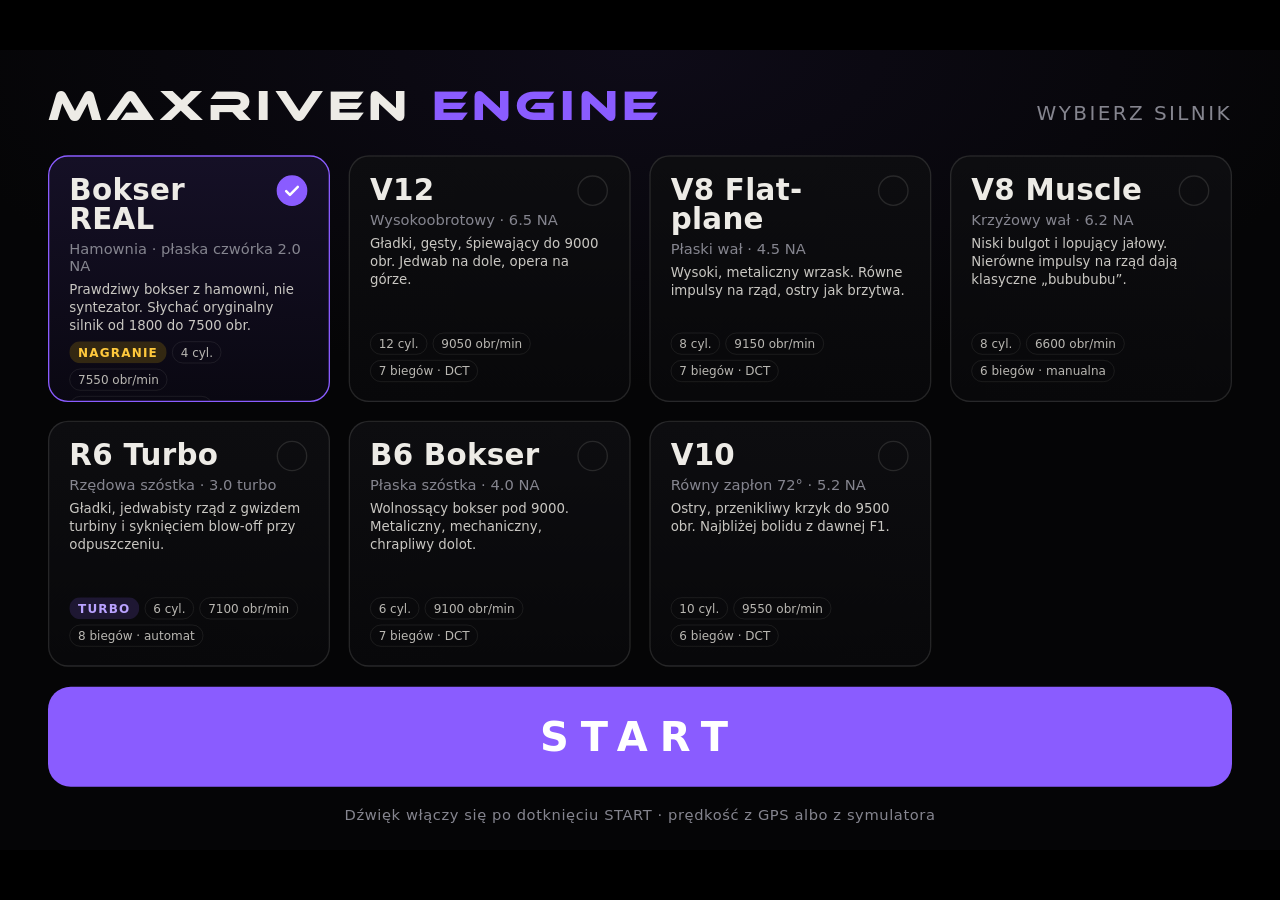
<file: index.html>
<!doctype html>
<html lang="pl">
<head>
  <meta charset="utf-8">
  <meta name="viewport" content="width=device-width, initial-scale=1, maximum-scale=1, user-scalable=no">
  <meta name="theme-color" content="#000000">
  <title>MAXRIVEN Engine</title>
  <link rel="icon" href="data:image/svg+xml,%3Csvg xmlns='http://www.w3.org/2000/svg' viewBox='0 0 64 64'%3E%3Crect width='64' height='64' rx='14' fill='%23050506'/%3E%3Cpath d='M12 46 L22 18 L32 36 L42 18 L52 46' fill='none' stroke='%238a5cff' stroke-width='6' stroke-linejoin='round' stroke-linecap='round'/%3E%3C/svg%3E">
  <link rel="stylesheet" href="css/font.css">
  <link rel="stylesheet" href="css/app.css">
</head>
<body>
  <div id="stage" class="stage">

    <!-- Ekran 1: wybór silnika -->
    <section id="pick" class="screen-pick">
      <header class="p-head">
        <div class="p-logo">MAXRIVEN <span>ENGINE</span></div>
        <div class="p-sub">Wybierz silnik</div>
      </header>
      <div class="p-cards" id="cards"></div>
      <button class="p-start" id="start">START</button>
      <div class="p-hint">Dźwięk włączy się po dotknięciu START · prędkość z GPS albo z symulatora</div>
    </section>

    <!-- Ekran 2: jazda -->
    <section id="drive" class="screen" hidden>
      <div class="scr-top">
        <div class="scr-logo">MAXRIVEN <span>ENGINE</span></div>
        <div class="scr-engine" id="engName"></div>
        <div class="seg"><button data-mode="gps">GPS</button><button data-mode="sim">SYMULATOR</button></div>
        <button class="btn-pill" id="openSound">DŹWIĘK</button>
        <div class="scr-status" id="status"></div>
      </div>
      <div class="scr-main"><svg id="cluster" class="cluster"></svg></div>
      <div class="scr-sim">
        <div class="slider"><label>PRĘDKOŚĆ DOCELOWA <b id="tgtLbl">0 km/h</b></label><input type="range" min="0" max="250" step="1" value="0" id="tgt"></div>
        <div class="slider"><label>GAZ <b id="gasLbl">50%</b></label><input type="range" min="0" max="100" step="1" value="50" id="gas"></div>
        <div class="scns" id="scns"></div>
      </div>
      <div class="scr-bottom">
        <button class="btn-stop" id="stop">STOP</button>
        <button class="btn-rev" id="rev">TRZYMAJ, ABY PRZEGAZOWAĆ</button>
      </div>

      <div class="sheet" id="sheet" hidden>
        <div class="sheet-box">
          <h2>Dźwięk</h2>
          <div class="slider"><label>GŁOŚNOŚĆ <b id="volLbl"></b></label><input type="range" min="0" max="100" step="1" id="vol"></div>
          <div class="slider"><label>BAS <b id="bassLbl"></b></label><input type="range" min="-6" max="9" step="1" id="bass"></div>
          <div class="switch-row"><div>Korekcja pod głośniki kabiny<small>mniej dudnienia, czytelniejszy środek, łagodniejsza góra</small></div><button class="switch" id="cabin" aria-label="Korekcja kabiny"></button></div>
          <button class="sheet-done" id="closeSound">GOTOWE</button>
        </div>
      </div>
    </section>

    <div class="toast" id="toast" hidden></div>
  </div>

  <script src="js/presets.js"></script>
  <script src="js/samples.js"></script>
  <script src="js/drive.js"></script>
  <script src="js/sim.js"></script>
  <script src="js/gps.js"></script>
  <script src="js/worklet.js"></script>
  <script src="js/audio.js"></script>
  <script src="js/controller.js"></script>
  <script src="js/cluster.js"></script>
  <script src="js/app.js"></script>
</body>
</html>
</file>
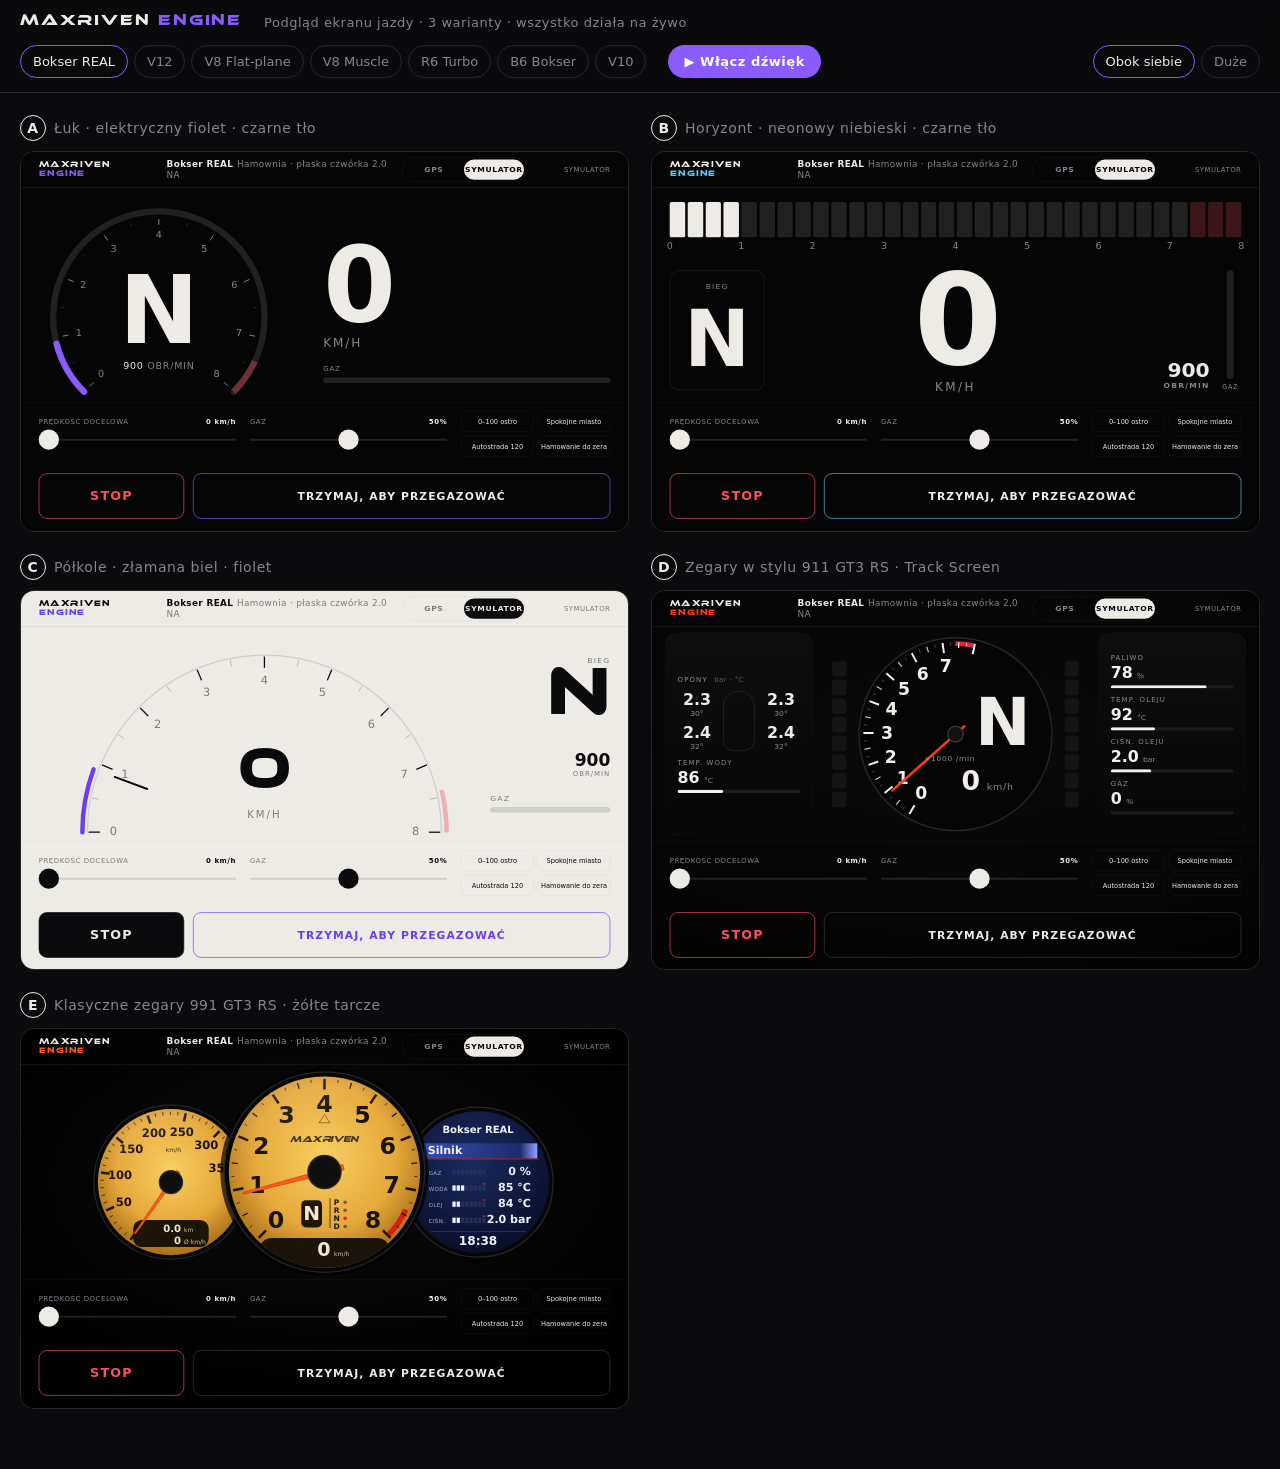
<file: podglad.html>
<!doctype html>
<html lang="pl">
<head>
  <meta charset="utf-8">
  <meta name="viewport" content="width=device-width, initial-scale=1">
  <title>MAXRIVEN Engine — podgląd</title>
  <link rel="stylesheet" href="css/font.css">
  <link rel="stylesheet" href="css/podglad.css">
</head>
<body>
  <header class="pv-bar">
    <div class="pv-logo">MAXRIVEN <span>ENGINE</span></div>
    <div class="pv-title">Podgląd ekranu jazdy · 3 warianty · wszystko działa na żywo</div>
    <div class="pv-engines" id="pvEngines"></div>
    <button id="pvSound" class="pv-sound">▶ Włącz dźwięk</button>
    <div class="pv-view"><button data-view="grid" class="on">Obok siebie</button><button data-view="stack">Duże</button></div>
  </header>

  <main id="pvFrames" class="pv-frames grid">
    <section class="pv-item"><h2><b>A</b>Łuk · elektryczny fiolet · czarne tło</h2><div class="pv-scale"><div class="screen" data-variant="a"></div></div></section>
    <section class="pv-item"><h2><b>B</b>Horyzont · neonowy niebieski · czarne tło</h2><div class="pv-scale"><div class="screen" data-variant="b"></div></div></section>
    <section class="pv-item"><h2><b>C</b>Półkole · złamana biel · fiolet</h2><div class="pv-scale"><div class="screen" data-variant="c"></div></div></section>
    <section class="pv-item"><h2><b>D</b>Zegary w stylu 911 GT3 RS · Track Screen</h2><div class="pv-scale"><div class="screen" data-variant="d"></div></div></section>
    <section class="pv-item"><h2><b>E</b>Klasyczne zegary 991 GT3 RS · żółte tarcze</h2><div class="pv-scale"><div class="screen" data-variant="e"></div></div></section>
  </main>

  <script src="js/presets.js"></script>
  <script src="js/samples.js"></script>
  <script src="js/drive.js"></script>
  <script src="js/sim.js"></script>
  <script src="js/gps.js"></script>
  <script src="js/worklet.js"></script>
  <script src="js/audio.js"></script>
  <script src="js/controller.js"></script>
  <script src="js/cluster.js"></script>
  <script src="js/podglad.js"></script>
</body>
</html>
</file>
<file: css/font.css>
/* wygenerowane przez tools/embed-font.js */
@font-face {
  font-family: 'MX Logo';
  src: url([data-uri]) format('opentype');
  font-display: block;
}
</file>
<file: css/app.css>
/* MAXRIVEN ENGINE — aplikacja. Projekt w 1920×1200 (ekran Tesli), skalowany do okna. */
:root {
  --bg: #050506;
  --ink: #edebe6;
  --mute: #85858f;
  --line: rgba(237, 235, 230, 0.12);
  --violet: #8a5cff;
  --amber: #ff5a1a;
  --red: #ff4d5e;
  --ui: 'Avenir Next', 'Futura', 'Jost', 'Montserrat', 'Century Gothic', system-ui, sans-serif;
  --logo: 'MX Logo', 'Avenir Next', system-ui, sans-serif;
}
* { box-sizing: border-box; margin: 0; padding: 0; }
[hidden] { display: none !important; }
html, body { height: 100%; overflow: hidden; background: #000; color: var(--ink); font-family: var(--ui); }
body { -webkit-user-select: none; user-select: none; -webkit-touch-callout: none; -webkit-tap-highlight-color: transparent; }
button { font: inherit; color: inherit; background: none; border: 0; cursor: pointer; touch-action: manipulation; }
.num { font-variant-numeric: tabular-nums; }

.stage { position: fixed; left: 0; top: 0; width: 1920px; height: 1200px; transform-origin: 0 0; background: var(--bg); overflow: hidden; }

/* ---------- ekran 1: wybór silnika ---------- */
.screen-pick { position: absolute; inset: 0; display: grid; grid-template-rows: auto minmax(0, 1fr) auto auto; gap: 30px; padding: 56px 72px 40px; background: radial-gradient(80% 60% at 50% 0%, #0e0b18 0%, var(--bg) 70%); }
.p-head { display: flex; align-items: baseline; justify-content: space-between; }
.p-logo { font-family: var(--logo); font-size: 64px; letter-spacing: 0.1em; }
.p-logo span { color: var(--violet); }
.p-sub { font-size: 30px; color: var(--mute); letter-spacing: 0.12em; text-transform: uppercase; }
.p-cards { display: grid; grid-template-columns: repeat(4, 1fr); grid-template-rows: repeat(2, minmax(0, 1fr)); gap: 28px; min-height: 0; }
.card { position: relative; display: flex; flex-direction: column; align-items: flex-start; text-align: left; gap: 10px; padding: 28px 30px; overflow: hidden; border: 2px solid var(--line); border-radius: 30px; background: linear-gradient(180deg, #0d0d10, #08080a); transition: border-color 120ms, background 120ms; }
.card.on { border-color: var(--violet); background: linear-gradient(180deg, #151026, #0a0812); }
.card b { padding-right: 52px; font-size: 44px; font-weight: 700; letter-spacing: 0.01em; line-height: 1; }
.card .c-tag { font-size: 22px; color: var(--mute); }
.card .c-desc { font-size: 20px; line-height: 1.35; color: #c9c7c2; }
.card .c-meta { margin-top: auto; display: flex; flex-wrap: wrap; gap: 8px; }
.card .c-meta span { padding: 5px 12px; border: 1px solid var(--line); border-radius: 999px; font-size: 18px; white-space: nowrap; color: #b9b7b2; }
.card .c-meta .badge { border-color: transparent; background: rgba(138, 92, 255, 0.16); color: #b9a2ff; font-weight: 600; letter-spacing: 0.1em; }
.card .c-meta .badge.rec { background: rgba(255, 196, 0, 0.16); color: #ffc93c; }
.card .check { position: absolute; top: 28px; right: 32px; width: 46px; height: 46px; border-radius: 50%; border: 2px solid var(--line); }
.card.on .check { border-color: var(--violet); background: var(--violet) url("data:image/svg+xml,%3Csvg xmlns='http://www.w3.org/2000/svg' viewBox='0 0 24 24'%3E%3Cpath d='M5 12.5l4.5 4.5L19 7.5' fill='none' stroke='white' stroke-width='3' stroke-linecap='round' stroke-linejoin='round'/%3E%3C/svg%3E") center / 30px no-repeat; }
.p-start { height: 150px; border-radius: 34px; background: var(--violet); color: #fff; font-size: 60px; font-weight: 700; letter-spacing: 0.3em; }
.p-start:disabled { opacity: 0.5; }
.p-hint { text-align: center; font-size: 22px; color: var(--mute); letter-spacing: 0.04em; }

/* ---------- ekran 2: jazda ---------- */
.screen { position: absolute; inset: 0; display: grid; grid-template-rows: 112px 1fr auto 210px; color: var(--ink); background: radial-gradient(90% 80% at 50% 40%, #0a0a0a 0%, #000 75%); }
.scr-top { display: flex; align-items: center; gap: 30px; padding: 0 48px; border-bottom: 1px solid var(--line); }
.scr-logo { font-family: var(--logo); font-size: 26px; letter-spacing: 0.14em; white-space: nowrap; }
.scr-logo span { color: var(--violet); }
.scr-engine { font-size: 28px; color: var(--mute); letter-spacing: 0.04em; white-space: nowrap; }
.scr-engine b { color: var(--ink); font-weight: 600; margin-right: 12px; }
.seg { display: flex; margin-left: auto; border: 1px solid var(--line); border-radius: 999px; padding: 6px; }
.seg button { min-width: 180px; height: 68px; border-radius: 999px; font-size: 24px; font-weight: 600; letter-spacing: 0.08em; color: var(--mute); }
.seg button.on { background: var(--ink); color: var(--bg); }
.btn-pill { height: 80px; padding: 0 34px; border: 1px solid var(--line); border-radius: 999px; font-size: 24px; font-weight: 600; letter-spacing: 0.08em; }
.scr-status { min-width: 250px; text-align: right; font-size: 22px; color: var(--mute); letter-spacing: 0.06em; }
.scr-status.ok { color: #6fe08c; }
.scr-status.warn { color: #ffb347; }

.scr-main { position: relative; min-height: 0; padding: 14px 30px; overflow: hidden; }
.cluster { width: 100%; height: 100%; display: block; }

.scr-sim { grid-row: 3; display: grid; grid-template-columns: 1fr 1fr auto; align-items: center; gap: 44px; padding: 24px 48px; border-top: 1px solid var(--line); }
.screen:not(.sim) .scr-sim { display: none; }
.slider label { display: flex; justify-content: space-between; font-size: 22px; letter-spacing: 0.08em; color: var(--mute); margin-bottom: 12px; }
.slider label b { color: var(--ink); font-weight: 600; }
.slider input { width: 100%; -webkit-appearance: none; appearance: none; height: 72px; background: transparent; touch-action: none; }
.slider input::-webkit-slider-runnable-track { height: 8px; border-radius: 4px; background: var(--line); }
.slider input::-webkit-slider-thumb { -webkit-appearance: none; width: 68px; height: 68px; margin-top: -30px; border-radius: 50%; background: var(--ink); border: 0; }
.slider input::-moz-range-track { height: 8px; border-radius: 4px; background: var(--line); }
.slider input::-moz-range-thumb { width: 68px; height: 68px; border-radius: 50%; background: var(--ink); border: 0; }
.scns { display: grid; grid-template-columns: repeat(3, 214px); gap: 12px; }
.scns button { height: 68px; border: 1px solid var(--line); border-radius: 16px; font-size: 20px; font-weight: 500; }
.scns button.on { border-color: var(--amber); color: var(--amber); }

.scr-bottom { grid-row: 4; display: grid; grid-template-columns: 460px 1fr; gap: 28px; padding: 24px 48px 40px; }
.btn-stop, .btn-rev { border-radius: 26px; font-weight: 700; letter-spacing: 0.1em; }
.btn-stop { border: 2px solid var(--red); color: var(--red); font-size: 44px; }
.btn-rev { border: 2px solid #3a3a3c; color: var(--ink); font-size: 36px; touch-action: none; }
.btn-rev.on { background: var(--amber); border-color: var(--amber); color: #fff; }
.btn-rev.off { opacity: 0.3; }

/* ---------- panel dźwięku ---------- */
.sheet { position: absolute; inset: 0; z-index: 5; display: grid; place-items: center; background: rgba(0, 0, 0, 0.72); }
.sheet-box { width: 1100px; display: grid; gap: 40px; padding: 56px 64px; border: 1px solid var(--line); border-radius: 36px; background: #0c0c0e; }
.sheet-box h2 { font-size: 40px; font-weight: 600; letter-spacing: 0.06em; }
.switch-row { display: flex; align-items: center; justify-content: space-between; font-size: 26px; color: #c9c7c2; }
.switch-row small { display: block; font-size: 20px; color: var(--mute); margin-top: 6px; }
.switch { position: relative; width: 140px; height: 76px; border-radius: 999px; background: #2a2a2e; transition: background 120ms; }
.switch::after { content: ''; position: absolute; top: 8px; left: 8px; width: 60px; height: 60px; border-radius: 50%; background: var(--ink); transition: transform 120ms; }
.switch.on { background: var(--violet); }
.switch.on::after { transform: translateX(64px); }
.sheet-done { height: 110px; border-radius: 26px; background: var(--ink); color: var(--bg); font-size: 34px; font-weight: 700; letter-spacing: 0.1em; }

.toast { position: absolute; left: 50%; bottom: 260px; z-index: 9; max-width: 1400px; transform: translateX(-50%); padding: 28px 40px; border-radius: 24px; background: #2a0d12; border: 1px solid var(--red); font-size: 28px; line-height: 1.4; }

/* ---------- zegary GT3 RS ---------- */
.e-bezel { fill: #070707; stroke: #262626; stroke-width: 5; }
.e-tick { stroke: #1c1308; stroke-width: 3; }
.e-tick.mid { stroke-width: 5; }
.e-tick.big { stroke-width: 10; }
.e-red { fill: none; stroke: #d6201a; stroke-width: 22; }
.e-lab { fill: #1c1308; font-family: var(--ui); font-size: 94px; font-weight: 700; text-anchor: middle; dominant-baseline: central; }
.e-lab.s { font-size: 46px; }
.e-small { fill: #3a2a10; font-family: var(--ui); font-size: 24px; text-anchor: middle; }
.e-script { fill: #2a1c08; font-family: var(--logo); font-size: 36px; text-anchor: middle; opacity: 0.85; }
.e-needle { fill: #ff5a1a; stroke: #b33a0c; stroke-width: 2; }
.e-hub { fill: #0f0f0f; stroke: #2c2c2c; stroke-width: 5; }
.e-lcd { fill: #120d06; opacity: 0.94; }
.e-lcdtxt { fill: #f1e8d2; font-family: var(--ui); font-size: 40px; font-weight: 600; font-variant-numeric: tabular-nums; }
.e-lcdunit { fill: #cfc4a8; font-family: var(--ui); font-size: 24px; }
.e-gear { fill: #f1e8d2; font-family: var(--ui); font-size: 80px; font-weight: 600; }
.e-speed { fill: #f1e8d2; font-family: var(--ui); font-size: 76px; font-weight: 600; font-variant-numeric: tabular-nums; }
.e-pdk { fill: #1c1308; font-family: var(--ui); font-size: 30px; font-weight: 700; }
.e-pdkline { stroke: #1c1308; stroke-width: 3; }
.e-dot { fill: #1c1308; opacity: 0.55; }
.e-dot.on { fill: #e3261b; opacity: 1; }
.e-up { fill: none; stroke: #2a1c08; stroke-width: 3; opacity: 0.6; }
.e-up.on { fill: #ff3b1a; stroke: #ff3b1a; opacity: 1; }
.e-tft { fill: #eef1fb; font-family: var(--ui); }
.e-tft.big { font-size: 40px; font-weight: 600; }
.e-tft.head { font-size: 42px; font-weight: 700; }
.e-tft.lbl { font-size: 22px; fill: #9fb0e6; letter-spacing: 0.06em; }
.e-tft.val { font-size: 40px; font-weight: 600; }
.e-tft.clock { font-size: 46px; font-weight: 600; }
.e-seg { fill: #24305e; }
.e-seg.on { fill: #eef1fb; }
.e-seg.warn.on { fill: #ff4b3a; }
</file>
<file: css/podglad.css>
/* MAXRIVEN ENGINE — podgląd 3 wariantów ekranu jazdy */
:root {
  --bg: #050506;
  --ink: #edebe6;
  --mute: #85858f;
  --line: rgba(237, 235, 230, 0.12);
  --violet: #8a5cff;
  --blue: #5cc8f0;
  --red: #ff4d5e;
  --ui: 'Avenir Next', 'Futura', 'Jost', 'Montserrat', 'Century Gothic', system-ui, sans-serif;
  --logo: 'MX Logo', 'Avenir Next', system-ui, sans-serif;
}
* { box-sizing: border-box; margin: 0; padding: 0; }
html, body { background: #0b0b0d; color: var(--ink); font-family: var(--ui); }
button { font: inherit; color: inherit; background: none; border: 0; cursor: pointer; touch-action: manipulation; -webkit-tap-highlight-color: transparent; }

/* ---------- pasek podglądu ---------- */
.pv-bar { position: sticky; top: 0; z-index: 10; display: flex; flex-wrap: wrap; align-items: center; gap: 14px 22px; padding: 14px 20px; background: rgba(11, 11, 13, 0.92); backdrop-filter: blur(10px); border-bottom: 1px solid var(--line); }
.pv-logo { font-family: var(--logo); font-size: 15px; letter-spacing: 0.12em; }
.pv-logo span { color: var(--violet); }
.pv-title { color: var(--mute); font-size: 13px; letter-spacing: 0.04em; }
.pv-engines { display: flex; flex-wrap: wrap; gap: 6px; }
.pv-engines button, .pv-view button { padding: 8px 12px; border: 1px solid var(--line); border-radius: 999px; font-size: 13px; color: var(--mute); }
.pv-engines button.on, .pv-view button.on { color: var(--ink); border-color: var(--violet); }
.pv-sound { padding: 9px 16px; border-radius: 999px; background: var(--violet); color: #fff; font-weight: 600; font-size: 13px; letter-spacing: 0.04em; }
.pv-sound.on { background: transparent; border: 1px solid var(--violet); color: var(--violet); }
.pv-view { display: flex; gap: 6px; margin-left: auto; }

.pv-frames { display: grid; gap: 22px; padding: 22px 20px 60px; }
.pv-frames.grid { grid-template-columns: repeat(auto-fit, minmax(420px, 1fr)); }
.pv-frames.stack { grid-template-columns: 1fr; max-width: 1400px; margin: 0 auto; }
.pv-item h2 { font-size: 14px; font-weight: 500; color: var(--mute); margin-bottom: 10px; letter-spacing: 0.04em; }
.pv-item h2 b { display: inline-grid; place-items: center; width: 26px; height: 26px; margin-right: 8px; border-radius: 50%; border: 1px solid var(--ink); color: var(--ink); font-weight: 600; }
.pv-scale { position: relative; width: 100%; aspect-ratio: 16 / 10; overflow: hidden; border-radius: 14px; border: 1px solid var(--line); }
.pv-scale > .screen { position: absolute; left: 0; top: 0; transform-origin: 0 0; }
body.only .pv-bar, body.only .pv-item h2 { display: none; }
body.only .pv-frames { padding: 0; }
body.only .pv-scale { border: 0; border-radius: 0; }

/* ---------- ekran 1920×1200 (wspólne) ---------- */
.screen { width: 1920px; height: 1200px; display: grid; grid-template-rows: 112px 1fr auto 210px; background: var(--bg); color: var(--ink); --acc: var(--violet); overflow: hidden; user-select: none; -webkit-user-select: none; }
.scr-top { display: flex; align-items: center; gap: 36px; padding: 0 56px; border-bottom: 1px solid var(--line); }
.scr-logo { font-family: var(--logo); font-size: 26px; letter-spacing: 0.14em; }
.scr-logo span { color: var(--acc); }
.scr-engine { font-size: 28px; color: var(--mute); letter-spacing: 0.04em; }
.scr-engine b { color: var(--ink); font-weight: 600; margin-right: 12px; }
.seg { display: flex; margin-left: auto; border: 1px solid var(--line); border-radius: 999px; padding: 6px; }
.seg button { min-width: 190px; height: 64px; border-radius: 999px; font-size: 24px; font-weight: 600; letter-spacing: 0.08em; color: var(--mute); }
.seg button.on { background: var(--ink); color: var(--bg); }
.scr-status { min-width: 230px; text-align: right; font-size: 22px; color: var(--mute); letter-spacing: 0.06em; }
.scr-status.ok { color: var(--acc); }

.scr-main { position: relative; min-height: 0; }

.scr-sim { display: grid; grid-template-columns: 1fr 1fr auto; align-items: center; gap: 44px; padding: 26px 56px; border-top: 1px solid var(--line); }
.screen:not(.sim) .scr-sim { display: none; }
.slider label { display: flex; justify-content: space-between; font-size: 22px; letter-spacing: 0.08em; color: var(--mute); margin-bottom: 14px; }
.slider label b { color: var(--ink); font-weight: 600; }
.slider input { width: 100%; -webkit-appearance: none; appearance: none; height: 64px; background: transparent; }
.slider input::-webkit-slider-runnable-track { height: 6px; border-radius: 3px; background: var(--line); }
.slider input::-webkit-slider-thumb { -webkit-appearance: none; width: 64px; height: 64px; margin-top: -29px; border-radius: 50%; background: var(--ink); border: 0; }
.slider input::-moz-range-track { height: 6px; border-radius: 3px; background: var(--line); }
.slider input::-moz-range-thumb { width: 64px; height: 64px; border-radius: 50%; background: var(--ink); border: 0; }
.scns { display: grid; grid-template-columns: repeat(2, 230px); gap: 12px; }
.scns button { height: 66px; border: 1px solid var(--line); border-radius: 16px; font-size: 21px; font-weight: 500; }
.scns button.on { border-color: var(--acc); color: var(--acc); }

.scr-sim { grid-row: 3; }
.scr-bottom { grid-row: 4; display: grid; grid-template-columns: 460px 1fr; gap: 28px; padding: 26px 56px 40px; }
.btn-stop, .btn-rev { border-radius: 26px; font-size: 40px; font-weight: 700; letter-spacing: 0.1em; }
.btn-stop { border: 2px solid var(--red); color: var(--red); }
.btn-rev { border: 2px solid var(--acc); color: var(--ink); font-size: 34px; }
.btn-rev.on { background: var(--acc); color: #fff; }
.btn-rev.off { opacity: 0.3; }

.num { font-variant-numeric: tabular-nums; }
.bar { position: relative; height: 18px; border-radius: 9px; background: var(--line); overflow: hidden; }
.bar i { position: absolute; inset: 0 auto 0 0; width: 0; background: var(--acc); border-radius: 9px; }
.meter label { display: block; font-size: 22px; letter-spacing: 0.12em; color: var(--mute); margin-bottom: 14px; }
.screen:not(.turbo) .turbo-only { display: none; }

/* ---------- A: łuk, fiolet ---------- */
.var-a .scr-main { display: grid; grid-template-columns: 860px 1fr; align-items: center; padding: 0 56px; }
.a-tach { position: relative; width: 760px; height: 760px; margin-top: 30px; }
.a-tach svg { width: 100%; height: 100%; overflow: visible; }
.a-tach .trk { fill: none; stroke: var(--line); stroke-width: 26; stroke-linecap: round; }
.a-tach .red { fill: none; stroke: var(--red); stroke-width: 26; opacity: 0.35; }
.a-tach .val { fill: none; stroke: var(--acc); stroke-width: 26; stroke-linecap: round; }
.a-tach .tick { stroke: var(--mute); stroke-width: 4; }
.a-tach .tick.minor { stroke-width: 2; opacity: 0.5; }
.a-tach text { fill: var(--mute); font-family: var(--ui); font-size: 40px; font-weight: 500; text-anchor: middle; dominant-baseline: middle; }
.a-tach.shift .val { stroke: var(--ink); }
.a-center { position: absolute; inset: 0; display: grid; place-content: center; text-align: center; }
.a-gear { font-size: 300px; font-weight: 600; line-height: 1; }
.a-rpm { font-size: 30px; color: var(--mute); letter-spacing: 0.08em; margin-top: 8px; }
.a-rpm span { color: var(--ink); }
.a-right { display: grid; gap: 54px; padding-left: 40px; }
.a-speed { font-size: 330px; font-weight: 600; line-height: 0.85; letter-spacing: -0.03em; }
.a-speed small { display: block; font-size: 38px; font-weight: 500; letter-spacing: 0.16em; color: var(--mute); margin-top: 24px; }

/* ---------- B: horyzont, niebieski ---------- */
.var-b { --acc: var(--blue); }
.var-b .scr-main { display: grid; grid-template-rows: auto 1fr; padding: 46px 56px 0; }
.b-segs { display: grid; grid-auto-flow: column; gap: 8px; height: 112px; }
.b-segs i { border-radius: 6px; background: var(--line); transition: background 60ms linear; }
.b-segs i.lit { background: var(--ink); }
.b-segs i.hot { background: var(--acc); }
.b-segs i.red { background: rgba(255, 77, 94, 0.22); }
.b-segs i.red.lit { background: var(--red); }
.b-segs.shift i.lit { background: var(--acc); }
.b-scale { position: relative; height: 54px; margin-top: 10px; }
.b-scale span { position: absolute; top: 0; transform: translateX(-50%); font-size: 30px; color: var(--mute); }
.b-row { display: grid; grid-template-columns: 360px 1fr 360px; align-items: center; }
.b-gear { display: grid; place-items: center; width: 300px; height: 380px; border: 2px solid var(--line); border-radius: 30px; }
.b-gear small, .b-side small { font-size: 24px; letter-spacing: 0.16em; color: var(--mute); }
.b-gear span { font-size: 250px; font-weight: 600; line-height: 1; margin-top: -40px; }
.b-speed { text-align: center; font-size: 400px; font-weight: 600; line-height: 0.82; letter-spacing: -0.04em; }
.b-speed small { display: block; font-size: 38px; font-weight: 500; letter-spacing: 0.2em; color: var(--mute); margin-top: 30px; }
.b-side { display: flex; justify-content: flex-end; align-items: stretch; gap: 30px; height: 380px; }
.b-rpm { display: flex; flex-direction: column; justify-content: flex-end; text-align: right; font-size: 64px; font-weight: 600; }
.vbar { position: relative; width: 70px; display: flex; flex-direction: column; align-items: center; gap: 12px; }
.vbar div { position: relative; flex: 1; width: 22px; border-radius: 11px; background: var(--line); overflow: hidden; }
.vbar i { position: absolute; left: 0; right: 0; bottom: 0; height: 0; background: var(--acc); border-radius: 11px; }
.vbar label { font-size: 20px; letter-spacing: 0.12em; color: var(--mute); }

/* ---------- C: złamana biel, półkole ---------- */
.var-c { --bg: #ecebe6; --ink: #0b0b0d; --mute: #7d7c78; --line: rgba(11, 11, 13, 0.12); --acc: #6a3df5; }
.var-c .seg button.on { background: var(--ink); color: var(--bg); }
.var-c .scr-main { display: grid; grid-template-columns: 1fr 380px; padding: 0 56px; }
.c-dial { position: relative; align-self: end; height: 100%; }
.c-dial svg { position: absolute; left: 50%; bottom: -10px; width: 1240px; height: 680px; transform: translateX(-50%); overflow: visible; }
.c-dial .trk { fill: none; stroke: var(--line); stroke-width: 4; }
.c-dial .val { fill: none; stroke: var(--acc); stroke-width: 14; stroke-linecap: round; }
.c-dial .red { fill: none; stroke: var(--red); stroke-width: 14; opacity: 0.4; }
.c-dial .tick { stroke: var(--ink); stroke-width: 4; }
.c-dial .tick.minor { stroke-width: 2; opacity: 0.35; }
.c-dial text { fill: var(--mute); font-size: 36px; font-weight: 500; text-anchor: middle; dominant-baseline: middle; font-family: var(--ui); }
.c-dial .needle { stroke: var(--ink); stroke-width: 6; stroke-linecap: round; }
.c-dial .hub { fill: var(--ink); }
.c-dial.shift .needle, .c-dial.shift .hub { stroke: var(--acc); fill: var(--acc); }
.c-speed { position: absolute; left: 50%; bottom: 70px; transform: translateX(-50%); text-align: center; font-family: var(--logo); font-size: 180px; line-height: 1; }
.c-speed small { display: block; font-family: var(--ui); font-size: 32px; letter-spacing: 0.2em; color: var(--mute); margin-top: 18px; }
.c-side { display: grid; align-content: center; gap: 50px; }
.c-gear { text-align: right; }
.c-gear small, .c-side .meter label { font-size: 24px; letter-spacing: 0.16em; color: var(--mute); }
.c-gear span { display: block; font-family: var(--logo); font-size: 220px; line-height: 1; }
.c-rpm { text-align: right; font-size: 54px; font-weight: 600; }
.c-rpm small { display: block; font-size: 22px; letter-spacing: 0.14em; color: var(--mute); font-weight: 500; }
.var-c .btn-stop { background: var(--ink); color: var(--bg); border-color: var(--ink); }
.var-c .btn-rev { border-color: var(--acc); color: var(--acc); }
.var-c .btn-rev.on { background: var(--acc); color: #fff; }
.var-c .slider input::-webkit-slider-thumb { background: var(--ink); }

/* ---------- D: zegary w duchu 911 GT3 „Track Screen” ---------- */
.var-d { --acc: #ff3a1a; --pred: #e3262f; background: radial-gradient(120% 90% at 50% 40%, #0b0b0c 0%, #030303 70%); }
.var-d .scr-main { display: grid; grid-template-columns: 470px 1fr 470px; align-items: center; gap: 30px; padding: 20px 40px; min-height: 0; overflow: hidden; }
.d-centre { display: flex; align-items: center; justify-content: center; gap: 36px; height: 100%; }
.d-tach { position: relative; width: 620px; height: 620px; flex: none; }
.d-tach svg { width: 100%; height: 100%; overflow: visible; }
.d-tach .face { fill: #050505; stroke: #262626; stroke-width: 7; }
.d-tach.shift .face { stroke: var(--acc); }
.d-tach .red { fill: none; stroke: var(--pred); stroke-width: 24; }
.d-tach .tick { stroke: #f3f1ec; stroke-width: 10; }
.d-tach .tick.half { stroke: #c9c7c2; stroke-width: 6; }
.d-tach .tick.minor { stroke: #6f6e6b; stroke-width: 3; }
.d-tach .tick.hot { stroke: #fff; }
.d-tach text { fill: #f3f1ec; font-family: var(--ui); font-size: 88px; font-weight: 600; text-anchor: middle; dominant-baseline: central; }
.d-tach text.hot { fill: var(--pred); }
.d-tach .needle { stroke: var(--acc); stroke-width: 13; stroke-linecap: round; }
.d-tach .cap { fill: #121212; stroke: #3a3a3a; stroke-width: 6; }
.d-gear { position: absolute; left: 60%; top: 27%; font-size: 210px; font-weight: 600; line-height: 1; }
.d-unit { position: absolute; left: 34%; top: 60%; font-size: 24px; letter-spacing: 0.08em; color: #8b8a86; }
.d-speed { position: absolute; left: 53%; bottom: 112px; font-size: 30px; letter-spacing: 0.08em; color: #8b8a86; }
.d-speed b { font-size: 84px; font-weight: 600; color: #f3f1ec; letter-spacing: 0; margin-right: 10px; }
.d-boost { position: absolute; left: 53%; bottom: 56px; transform: none; width: 220px; transform: translateX(-50%); text-align: center; font-size: 18px; letter-spacing: 0.14em; color: #8b8a86; }
.d-boost .d-bar { margin-top: 10px; }
.d-strip { display: flex; flex-direction: column; gap: 11px; width: 44px; height: 460px; }
.d-strip i { flex: 1; border-radius: 9px; background: #141414; border: 1px solid #222; }
.d-strip i.on.g { background: #27d24f; border-color: #27d24f; }
.d-strip i.on.y { background: #ffc21a; border-color: #ffc21a; }
.d-strip i.on.r { background: #ff2a2a; border-color: #ff2a2a; }
.d-strip i.flash { background: #4fb3ff !important; border-color: #4fb3ff !important; }
.d-panel { align-self: stretch; display: flex; flex-direction: column; justify-content: center; gap: 24px; padding: 26px 40px; border-radius: 40px; background: linear-gradient(180deg, #0e0e0f, #070708); border: 1px solid #1c1c1e; }
.d-title { font-size: 22px; letter-spacing: 0.16em; color: #8b8a86; }
.d-title span { margin-left: 10px; letter-spacing: 0.06em; color: #5d5c59; }
.d-car { display: grid; grid-template-columns: 1fr 100px 1fr; grid-template-rows: 1fr 1fr; gap: 18px 22px; align-items: center; }
.d-body { grid-column: 2; grid-row: 1 / 3; height: 100%; min-height: 180px; border: 2px solid #2c2c2e; border-radius: 46px 46px 34px 34px; }
.d-tyre { text-align: center; }
.d-tyre.fl, .d-tyre.rl { grid-column: 1; }
.d-tyre.fr, .d-tyre.rr { grid-column: 3; }
.d-tyre.fl, .d-tyre.fr { grid-row: 1; }
.d-tyre.rl, .d-tyre.rr { grid-row: 2; }
.d-tyre b { display: block; font-size: 50px; font-weight: 600; }
.d-tyre span { font-size: 24px; color: #8b8a86; }
.d-gauge label { display: block; font-size: 22px; letter-spacing: 0.16em; color: #8b8a86; margin-bottom: 6px; }
.d-val { font-size: 24px; color: #8b8a86; margin-bottom: 10px; }
.d-val b { font-size: 50px; font-weight: 600; color: #f3f1ec; margin-right: 6px; }
.d-bar { position: relative; height: 10px; border-radius: 5px; background: #1d1d1f; overflow: hidden; }
.d-bar i { position: absolute; inset: 0 auto 0 0; width: 0; border-radius: 5px; background: #f3f1ec; }
.var-d .btn-rev { border-color: #3a3a3c; }
.var-d .btn-rev.on { background: var(--acc); border-color: var(--acc); }

/* ---------- E: klasyczne zegary 991 GT3 RS, żółte tarcze ---------- */
.var-e { --acc: #ff5a1a; background: radial-gradient(90% 80% at 50% 40%, #0a0a0a 0%, #000 75%); }
.var-e .scr-main { padding: 14px 30px; min-height: 0; overflow: hidden; }
.e-wrap, .e-wrap svg { width: 100%; height: 100%; display: block; }
.e-bezel { fill: #070707; stroke: #262626; stroke-width: 5; }
.e-tick { stroke: #1c1308; stroke-width: 3; }
.e-tick.mid { stroke-width: 5; }
.e-tick.big { stroke-width: 10; }
.e-red { fill: none; stroke: #d6201a; stroke-width: 22; }
.e-lab { fill: #1c1308; font-family: var(--ui); font-size: 94px; font-weight: 700; text-anchor: middle; dominant-baseline: central; }
.e-lab.s { font-size: 46px; }
.e-small { fill: #3a2a10; font-family: var(--ui); font-size: 24px; text-anchor: middle; }
.e-script { fill: #2a1c08; font-family: var(--logo); font-size: 36px; text-anchor: middle; opacity: 0.85; }
.e-needle { fill: #ff5a1a; stroke: #b33a0c; stroke-width: 2; }
.e-hub { fill: #0f0f0f; stroke: #2c2c2c; stroke-width: 5; }
.e-lcd { fill: #120d06; opacity: 0.94; }
.e-lcdtxt { fill: #f1e8d2; font-family: var(--ui); font-size: 40px; font-weight: 600; font-variant-numeric: tabular-nums; }
.e-lcdunit { fill: #cfc4a8; font-family: var(--ui); font-size: 24px; }
.e-gear { fill: #f1e8d2; font-family: var(--ui); font-size: 80px; font-weight: 600; }
.e-speed { fill: #f1e8d2; font-family: var(--ui); font-size: 76px; font-weight: 600; font-variant-numeric: tabular-nums; }
.e-pdk { fill: #1c1308; font-family: var(--ui); font-size: 30px; font-weight: 700; }
.e-pdkline { stroke: #1c1308; stroke-width: 3; }
.e-dot { fill: #1c1308; opacity: 0.55; }
.e-dot.on { fill: #e3261b; opacity: 1; }
.e-up { fill: none; stroke: #2a1c08; stroke-width: 3; opacity: 0.6; }
.e-up.on { fill: #ff3b1a; stroke: #ff3b1a; opacity: 1; }
.e-tft { fill: #eef1fb; font-family: var(--ui); }
.e-tft.big { font-size: 40px; font-weight: 600; }
.e-tft.head { font-size: 44px; font-weight: 700; }
.e-tft.lbl { font-size: 22px; fill: #9fb0e6; letter-spacing: 0.06em; }
.e-tft.val { font-size: 44px; font-weight: 600; }
.e-tft.clock { font-size: 48px; font-weight: 600; }
.e-seg { fill: #24305e; }
.e-seg.on { fill: #eef1fb; }
.e-seg.warn.on { fill: #ff4b3a; }
.var-e .btn-rev { border-color: #3a3a3c; }
.var-e .btn-rev.on { background: var(--acc); border-color: var(--acc); }
</file>
